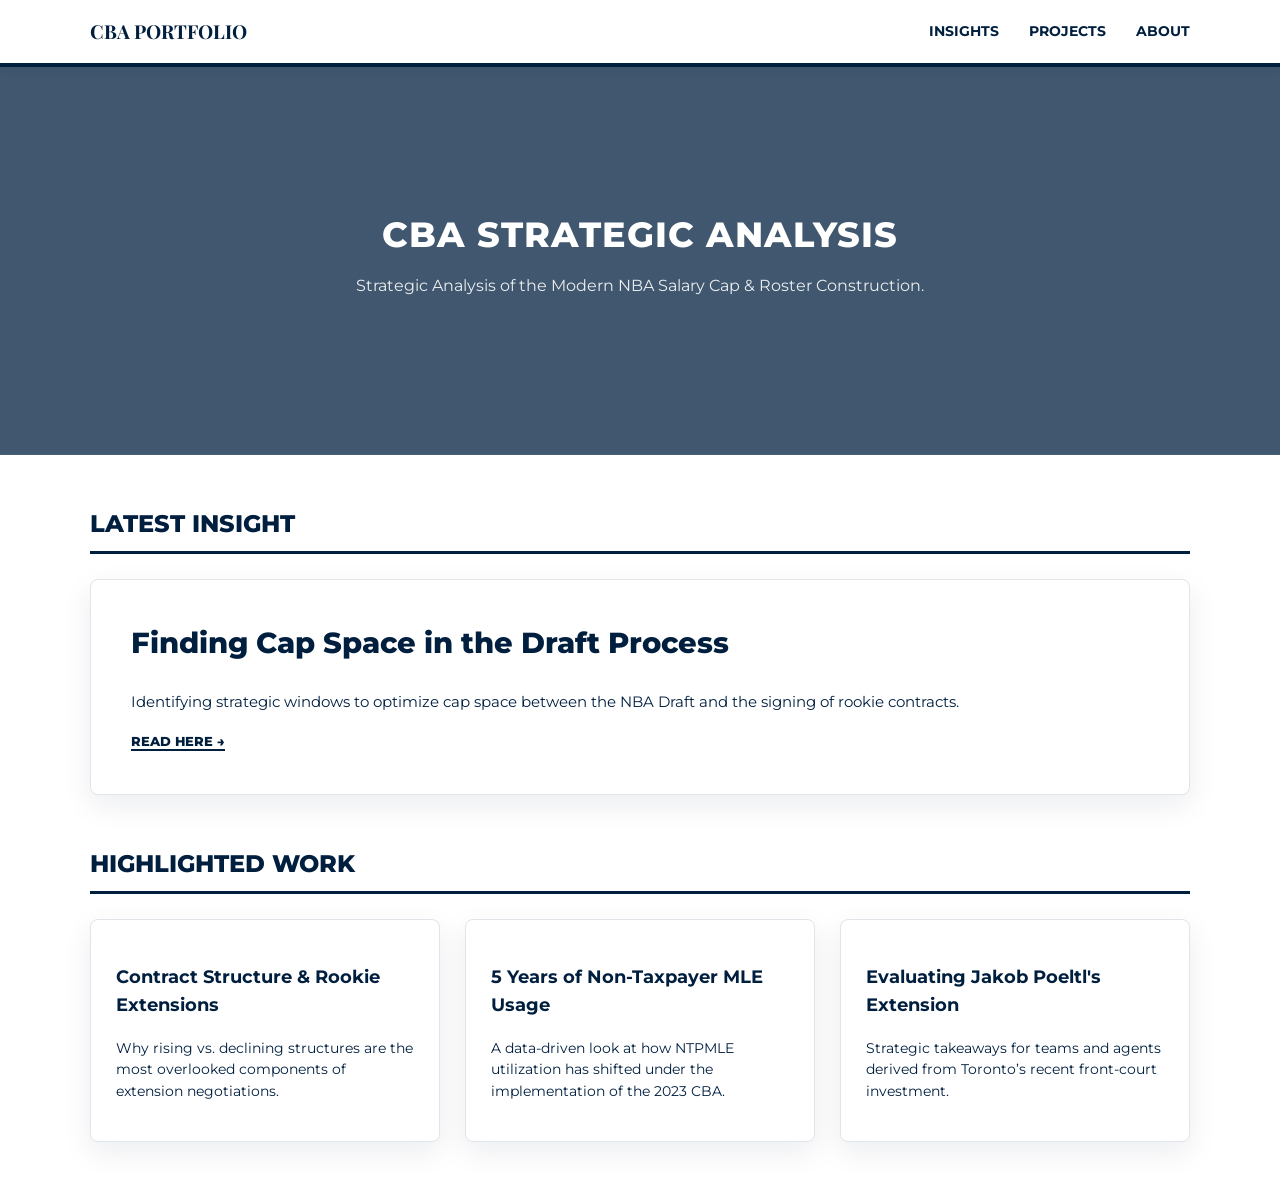
<file: index.html>
<!DOCTYPE html><html lang="en"><head>
    <meta charset="UTF-8">
    <meta name="viewport" content="width=device-width, initial-scale=1.0">
    <title>CBA Portfolio | Insights</title>
    <link rel="stylesheet" href="style.css"></head><body>
    <nav>
        <div class="nav-container">
            <a href="index.html" class="brand-logo">CBA Portfolio</a>
            <ul>
                <li><a href="index.html">Insights</a></li>
                <li><a href="projects.html">Projects</a></li>
                <li><a href="about.html">About</a></li>
            </ul>
        </div>
    </nav>

    <header class="hero">
        <h1>CBA Strategic Analysis</h1>
        <p>Strategic Analysis of the Modern NBA Salary Cap & Roster Construction.</p>
    </header>

    <main class="container">
        <span class="section-title">Latest Insight</span>
        <div class="featured-card">
            <h2 style="font-size: 1.8rem; margin-top: 0; font-weight: 800;">Finding Cap Space in the Draft Process</h2>
            <p>Identifying strategic windows to optimize cap space between the NBA Draft and the signing of rookie contracts.</p>
            <a href="https://drive.google.com/open?id=1f_7PeW-LgI48fHbIwn1nZwEF0cop1uEIu7tXVIypFJo" style="color:var(--navy); font-weight:800; text-decoration:none; text-transform:uppercase; font-size:0.8rem; border-bottom: 2px solid var(--navy);">Read Here →</a>
        </div>

        <span class="section-title">Highlighted Work</span>
        <div class="grid">
            <a href="https://drive.google.com/open?id=1r5EEuAGNq259s-AdWEqDMYGVttCYuRvjtx8AqNVq8k0" class="card">
                <h3>Contract Structure & Rookie Extensions</h3>
                <p style="font-size: 0.85rem;">Why rising vs. declining structures are the most overlooked components of extension negotiations.</p>
            </a>
            <a href="https://drive.google.com/open?id=15UDdMBp6Mp_vAnA6nlnhU4esBTWFTg453Vq_dpr5j-M" class="card">
                <h3>5 Years of Non-Taxpayer MLE Usage</h3>
                <p style="font-size: 0.85rem;">A data-driven look at how NTPMLE utilization has shifted under the implementation of the 2023 CBA.</p>
            </a>
            <a href="https://drive.google.com/open?id=14e6H8MVXcV-r86VJy1ZReL-wsqnfhFiHsn7ZvPEMdQc" class="card">
                <h3>Evaluating Jakob Poeltl's Extension</h3>
                <p style="font-size: 0.85rem;">Strategic takeaways for teams and agents derived from Toronto’s recent front-court investment.</p>
            </a>
        </div>
    </main></body></html>
</file>
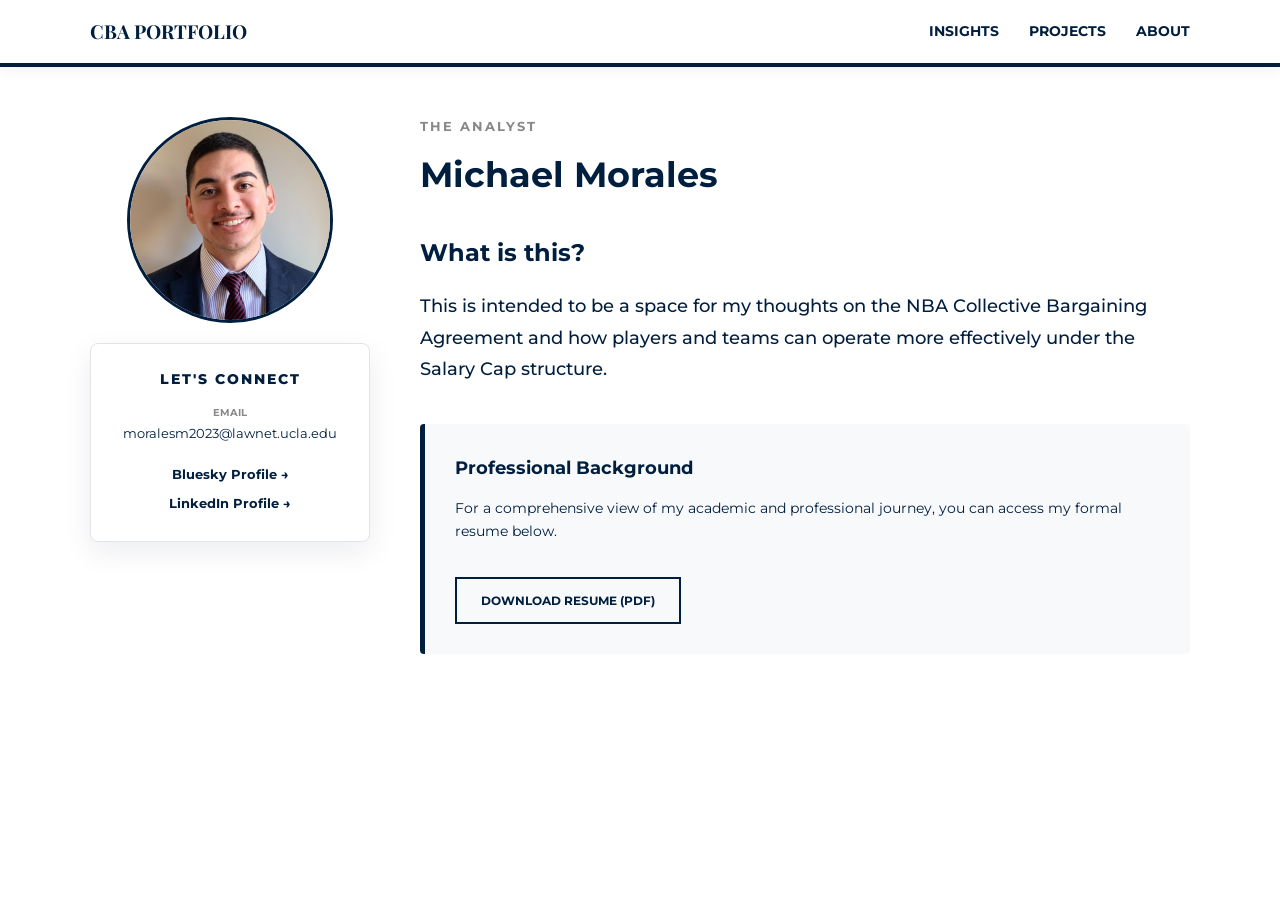
<file: about.html>
<!DOCTYPE html><html lang="en"><head>
    <meta charset="UTF-8">
    <title>About | CBA Portfolio</title>
    <link rel="stylesheet" href="style.css"></head><body>
    <nav>
        <div class="nav-container">
            <a href="index.html" class="brand-logo">CBA Portfolio</a>
            <ul>
                <li><a href="index.html">Insights</a></li>
                <li><a href="projects.html">Projects</a></li>
                <li><a href="about.html">About</a></li>
            </ul>
        </div>
    </nav>

    <main class="container">
        <div class="profile-layout" style="display: grid; grid-template-columns: 280px 1fr; gap: 50px; margin-top: 50px;">
            <aside>
                <div class="avatar-container" style="width:200px; height:200px; border-radius:50%; overflow:hidden; border:3px solid var(--navy); margin: 0 auto 20px auto;">
                    <img src="Michael Cover Photo.jpeg" alt="Michael Morales" style="width:100%; height:100%; object-fit:cover;">
                </div>
                <div class="contact-box">
                    <h4>Let's Connect</h4>
                    <p>
                        <strong style="text-transform:uppercase; font-size:0.65rem; color:#888; display:block; margin-bottom:2px;">Email</strong>
                        <span style="word-break: break-all;">moralesm2023@lawnet.ucla.edu</span>
                    </p>
                    <div style="margin-top: 20px; display: flex; flex-direction: column; gap: 8px;">
                        <a href="https://bsky.app/profile/michael-morales.bsky.social" target="_blank">Bluesky Profile →</a>
                        <a href="https://www.linkedin.com/in/michael-morales-la24/" target="_blank">LinkedIn Profile →</a>
                    </div>
                </div>
            </aside>

            <section>
                <h3 style="text-transform:uppercase; font-size:0.8rem; letter-spacing:2px; color:#888; margin:0;">The Analyst</h3>
                <h1 style="font-size: 2.2rem; margin: 10px 0;">Michael Morales</h1>
                
                <div style="margin-top: 30px;">
                    <h2 style="font-size: 1.5rem; margin-bottom: 10px;">What is this?</h2>
                    <p style="font-size: 1.15rem; color: var(--navy); line-height: 1.7; font-weight: 500;">
                        This is intended to be a space for my thoughts on the NBA Collective Bargaining Agreement and how players and teams can operate more effectively under the Salary Cap structure.
                    </p>
                </div>

                <div style="margin-top: 40px; padding: 30px; background-color: var(--light-gray); border-left: 5px solid var(--navy); border-radius: 4px;">
                    <h3 style="margin:0 0 10px; font-size:1.1rem; font-weight:700;">Professional Background</h3>
                    <p style="font-size:0.9rem;">For a comprehensive view of my academic and professional journey, you can access my formal resume below.</p>
                    <a href="Michael Morales Resume.pdf" class="btn-outline">Download Resume (PDF)</a>
                </div>
            </section>
        </div>
    </main></body></html>
</file>
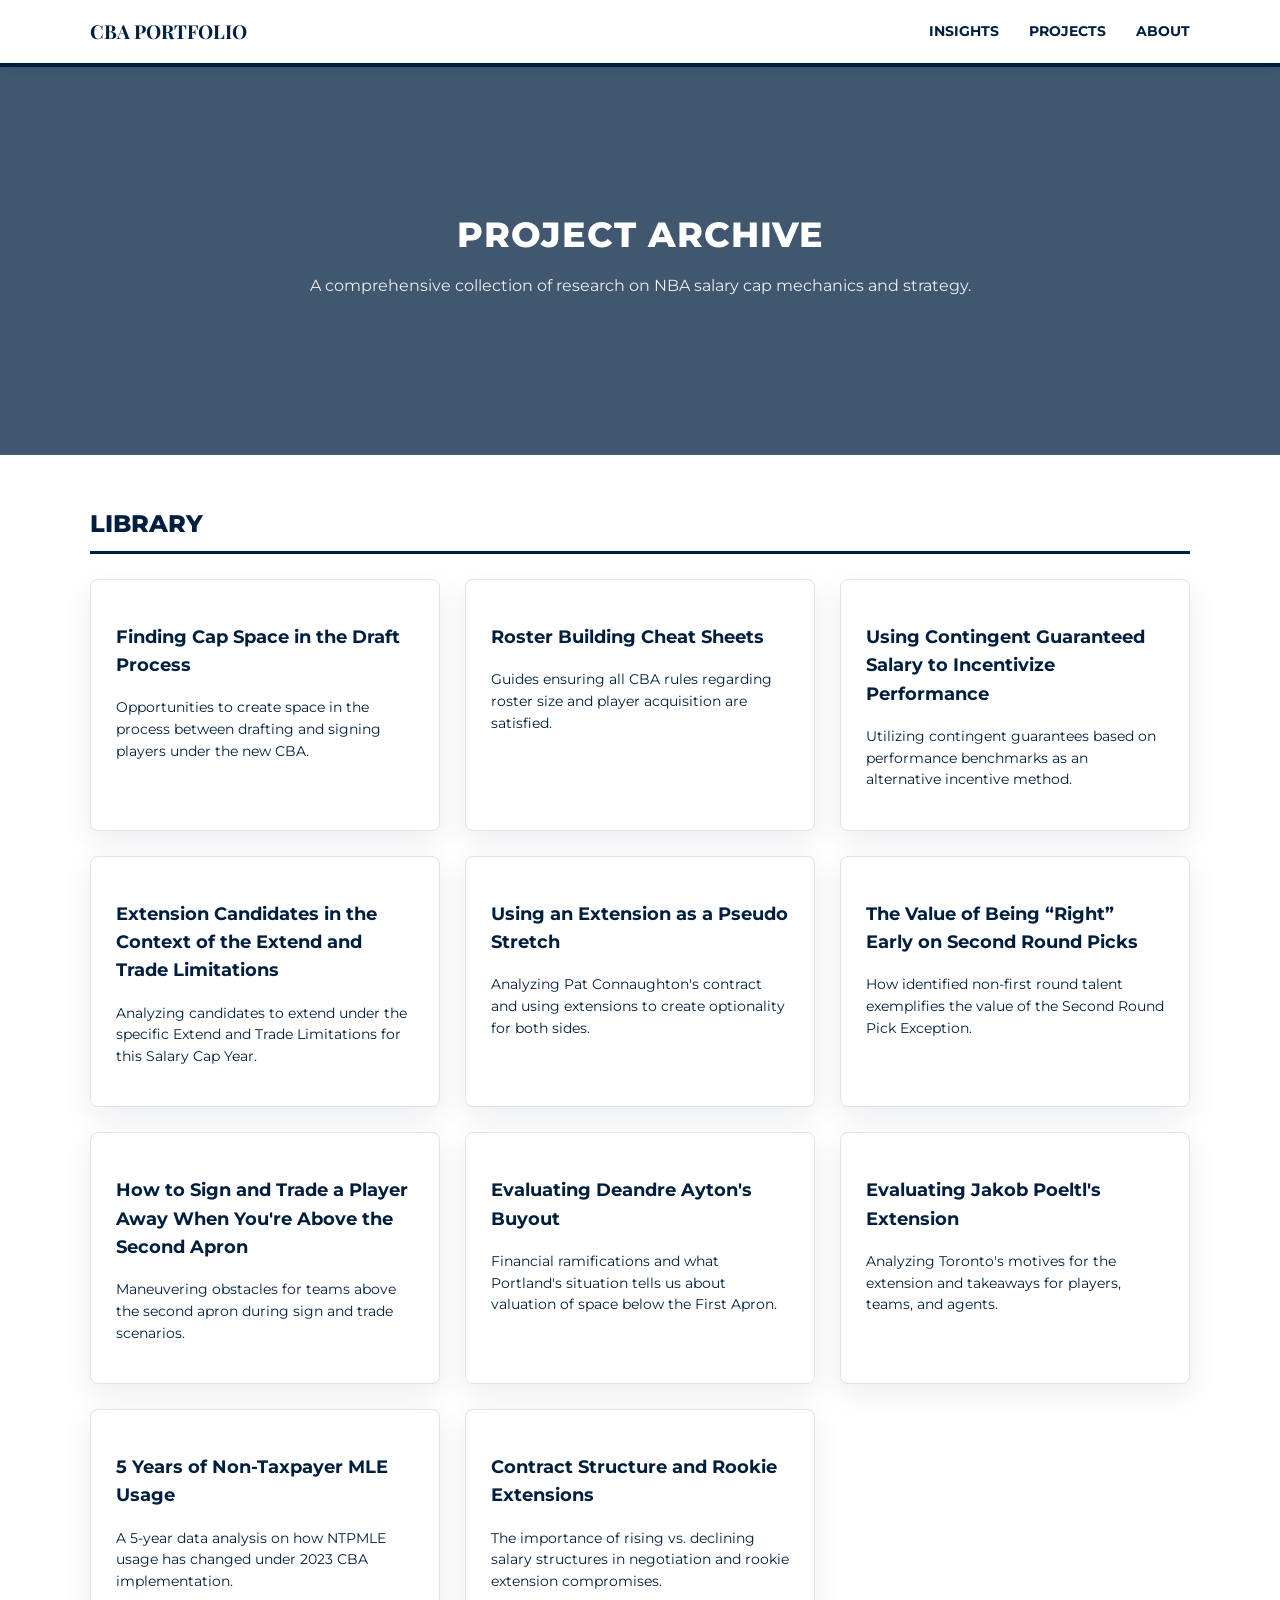
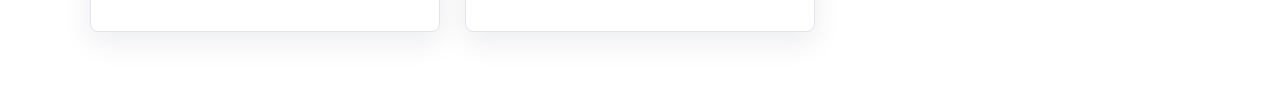
<file: projects.html>
<!DOCTYPE html><html lang="en"><head>
    <meta charset="UTF-8">
    <meta name="viewport" content="width=device-width, initial-scale=1.0">
    <title>Projects | CBA Portfolio</title>
    <link rel="stylesheet" href="style.css"></head><body>
    <nav>
        <div class="nav-container">
            <a href="index.html" class="brand-logo">CBA Portfolio</a>
            <ul>
                <li><a href="index.html">Insights</a></li>
                <li><a href="projects.html">Projects</a></li>
                <li><a href="about.html">About</a></li>
            </ul>
        </div>
    </nav>

    <header class="hero">
        <h1>Project Archive</h1>
        <p>A comprehensive collection of research on NBA salary cap mechanics and strategy.</p>
    </header>

    <main class="container">
        <span class="section-title">Library</span>
        <div class="grid">
            <a href="https://drive.google.com/open?id=1f_7PeW-LgI48fHbIwn1nZwEF0cop1uEIu7tXVIypFJo" class="card">
                <h3>Finding Cap Space in the Draft Process</h3>
                <p style="font-size: 0.85rem;">Opportunities to create space in the process between drafting and signing players under the new CBA.</p>
            </a>
            <a href="#" class="card">
                <h3>Roster Building Cheat Sheets</h3>
                <p style="font-size: 0.85rem;">Guides ensuring all CBA rules regarding roster size and player acquisition are satisfied.</p>
            </a>
            <a href="https://drive.google.com/open?id=1SCQpC4467Tjzy38o_qFq6FThTwEmM2jMQEILlSt-T9w" class="card">
                <h3>Using Contingent Guaranteed Salary to Incentivize Performance</h3>
                <p style="font-size: 0.85rem;">Utilizing contingent guarantees based on performance benchmarks as an alternative incentive method.</p>
            </a>
            <a href="#" class="card">
                <h3>Extension Candidates in the Context of the Extend and Trade Limitations</h3>
                <p style="font-size: 0.85rem;">Analyzing candidates to extend under the specific Extend and Trade Limitations for this Salary Cap Year.</p>
            </a>
            <a href="https://drive.google.com/open?id=1c4NULnqcc1ty1jJqMwGHY10UUwmhjyd0lj--JKbui0M" class="card">
                <h3>Using an Extension as a Pseudo Stretch</h3>
                <p style="font-size: 0.85rem;">Analyzing Pat Connaughton's contract and using extensions to create optionality for both sides.</p>
            </a>
            <a href="#" class="card">
                <h3>The Value of Being “Right” Early on Second Round Picks</h3>
                <p style="font-size: 0.85rem;">How identified non-first round talent exemplifies the value of the Second Round Pick Exception.</p>
            </a>
            <a href="#" class="card">
                <h3>How to Sign and Trade a Player Away When You're Above the Second Apron</h3>
                <p style="font-size: 0.85rem;">Maneuvering obstacles for teams above the second apron during sign and trade scenarios.</p>
            </a>
            <a href="https://drive.google.com/open?id=1u99crPa3f7rOHP82asxa6K2Xnrg6k_CNd5P1WpFaNWQ" class="card">
                <h3>Evaluating Deandre Ayton's Buyout</h3>
                <p style="font-size: 0.85rem;">Financial ramifications and what Portland's situation tells us about valuation of space below the First Apron.</p>
            </a>
            <a href="https://drive.google.com/open?id=14e6H8MVXcV-r86VJy1ZReL-wsqnfhFiHsn7ZvPEMdQc" class="card">
                <h3>Evaluating Jakob Poeltl's Extension</h3>
                <p style="font-size: 0.85rem;">Analyzing Toronto's motives for the extension and takeaways for players, teams, and agents.</p>
            </a>
            <a href="https://drive.google.com/open?id=15UDdMBp6Mp_vAnA6nlnhU4esBTWFTg453Vq_dpr5j-M" class="card">
                <h3>5 Years of Non-Taxpayer MLE Usage</h3>
                <p style="font-size: 0.85rem;">A 5-year data analysis on how NTPMLE usage has changed under 2023 CBA implementation.</p>
            </a>
            <a href="https://drive.google.com/open?id=1r5EEuAGNq259s-AdWEqDMYGVttCYuRvjtx8AqNVq8k0" class="card">
                <h3>Contract Structure and Rookie Extensions</h3>
                <p style="font-size: 0.85rem;">The importance of rising vs. declining salary structures in negotiation and rookie extension compromises.</p>
            </a>
        </div>
    </main></body></html>
</file>
<file: style.css>
@import url('https://fonts.googleapis.com/css2?family=Montserrat:wght@400;600;700;800&family=Playfair+Display:wght@700&display=swap');

:root {
    --navy: #001f3f; 
    --white: #ffffff;
    --light-gray: #f8f9fa;
    --border: #e1e4e8;
    --shadow: 0 10px 30px rgba(0, 31, 63, 0.08);
}

body {
    font-family: 'Montserrat', sans-serif;
    margin: 0;
    color: var(--navy);
    background-color: var(--white);
    line-height: 1.6;
    font-size: 0.95rem;
}

/* NAVIGATION */
nav {
    background: var(--white);
    padding: 1rem 0;
    border-bottom: 4px solid var(--navy);
    box-shadow: 0 4px 12px rgba(0,0,0,0.05);
    position: sticky;
    top: 0;
    z-index: 1000;
}

.nav-container {
    width: 90%;
    max-width: 1100px;
    margin: auto;
    display: flex;
    justify-content: space-between;
    align-items: center;
}

.brand-logo {
    font-family: 'Playfair Display', serif;
    font-weight: 700;
    font-size: 1.2rem;
    color: var(--navy);
    text-decoration: none;
}

nav ul { display: flex; gap: 30px; list-style: none; margin: 0; }
nav a { 
    text-decoration: none; 
    color: var(--navy); 
    font-weight: 700; 
    font-size: 0.9rem; 
    text-transform: uppercase; 
}

/* HERO BANNERS */
.hero {
    background: linear-gradient(rgba(0, 31, 63, 0.75), rgba(0, 31, 63, 0.75)), 
                url('https://images.unsplash.com/photo-1544919982-b61976f0ba43?auto=format&fit=crop&w=1500&q=80');
    background-size: cover;
    background-position: center;
    color: var(--white);
    padding: 140px 20px;
    text-align: center;
}

.hero h1 { font-size: 2.2rem; margin: 0; font-weight: 800; text-transform: uppercase; letter-spacing: 1px; }
.hero p { font-size: 1rem; opacity: 0.9; margin-top: 10px; max-width: 700px; margin-inline: auto; font-weight: 400; }

/* SECTION TITLES */
.section-title {
    font-size: 1.5rem;
    font-weight: 800;
    text-transform: uppercase;
    color: var(--navy);
    margin: 50px 0 25px;
    display: block;
    border-bottom: 3px solid var(--navy);
    padding-bottom: 8px;
}

/* CARDS */
.container { width: 90%; max-width: 1100px; margin: auto; padding-bottom: 60px; }

.featured-card {
    border: 1px solid var(--border);
    padding: 40px;
    background: var(--white);
    box-shadow: var(--shadow);
    border-radius: 8px;
}

.grid { display: grid; grid-template-columns: repeat(3, 1fr); gap: 25px; }

.card {
    border: 1px solid var(--border);
    padding: 25px;
    background: var(--white);
    box-shadow: var(--shadow);
    border-radius: 8px;
    transition: 0.3s ease;
    text-decoration: none;
    color: inherit;
}

.card:hover { transform: translateY(-5px); box-shadow: 0 15px 35px rgba(0, 31, 63, 0.15); border-color: var(--navy); }

/* REFINED CONNECT BOX - LESS CROWDED */
.contact-box {
    background: var(--white);
    border: 1px solid var(--border);
    padding: 25px;
    border-radius: 8px;
    box-shadow: var(--shadow);
    text-align: center; /* Ensures everything is centered */
}

.contact-box h4 {
    margin: 0 0 15px;
    text-transform: uppercase;
    font-size: 0.85rem; /* Smaller for more air */
    letter-spacing: 2px; /* Elegant spacing */
    color: var(--navy);
    font-weight: 800;
}

.contact-box p {
    margin: 10px 0;
    font-size: 0.8rem; /* Smaller font to prevent crowding */
}

.contact-box a {
    color: var(--navy);
    font-weight: 700;
    text-decoration: none;
    font-size: 0.8rem;
    border-bottom: 1px solid transparent;
    transition: border-color 0.3s;
}

.contact-box a:hover {
    border-color: var(--navy);
}

.btn-outline {
    display: inline-block;
    padding: 12px 24px;
    border: 2px solid var(--navy);
    color: var(--navy);
    text-decoration: none;
    font-weight: 700;
    text-transform: uppercase;
    font-size: 0.75rem;
    margin-top: 20px;
}

.btn-outline:hover { background: var(--navy); color: var(--white); }

@media (max-width: 900px) { .grid { grid-template-columns: 1fr; } }
</file>
